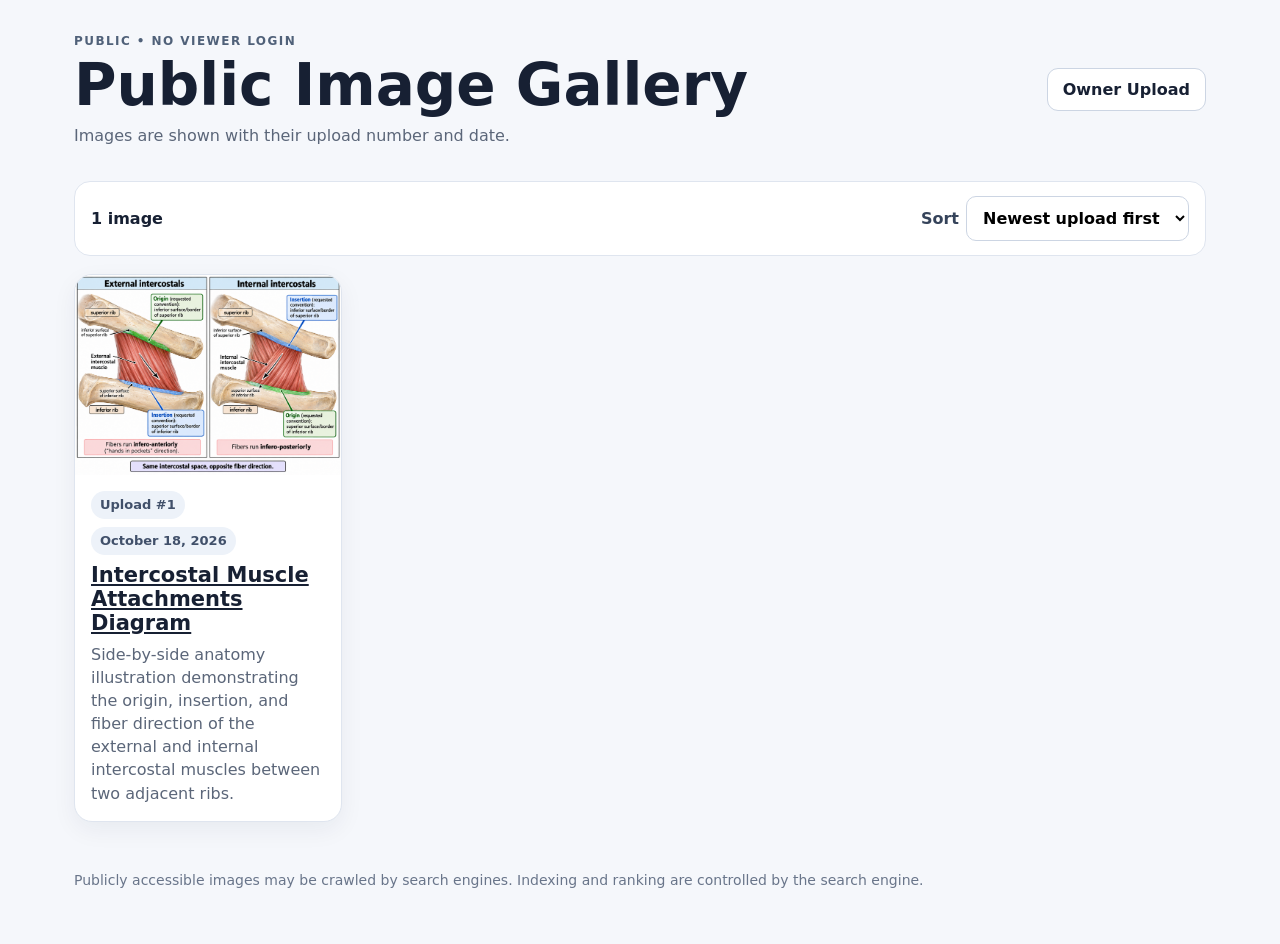
<file: index.html>
<!doctype html>
<html lang="en">
<head>
  <meta charset="utf-8">
  <meta name="viewport" content="width=device-width, initial-scale=1">
  <title>Public Image Gallery</title>
  <meta name="description" content="A public gallery of original images, listed by upload order and date.">
  <meta name="robots" content="index,follow,max-image-preview:large">
  <link rel="stylesheet" href="styles.css">
</head>
<body>
  <header class="site-header">
    <div>
      <p class="eyebrow">PUBLIC • NO VIEWER LOGIN</p>
      <h1>Public Image Gallery</h1>
      <p class="subtitle">Images are shown with their upload number and date.</p>
    </div>
    <a class="button secondary" href="admin.html" rel="nofollow">Owner Upload</a>
  </header>

  <main class="wrap">
    <section class="toolbar" aria-label="Gallery controls">
      <strong id="count">0 images</strong>
      <label>
        Sort
        <select id="sort">
          <option value="newest">Newest upload first</option>
          <option value="oldest">Oldest upload first</option>
        </select>
      </label>
    </section>

    <section id="gallery" class="gallery" aria-live="polite">
      <div class="empty">
        <h2>No images yet</h2>
        <p>The owner can add the first image from the Owner Upload page.</p>
      </div>
    </section>
  </main>

  <footer class="wrap footer">
    <p>Publicly accessible images may be crawled by search engines. Indexing and ranking are controlled by the search engine.</p>
  </footer>

  <script src="app.js" defer></script>
</body>
</html>
</file>
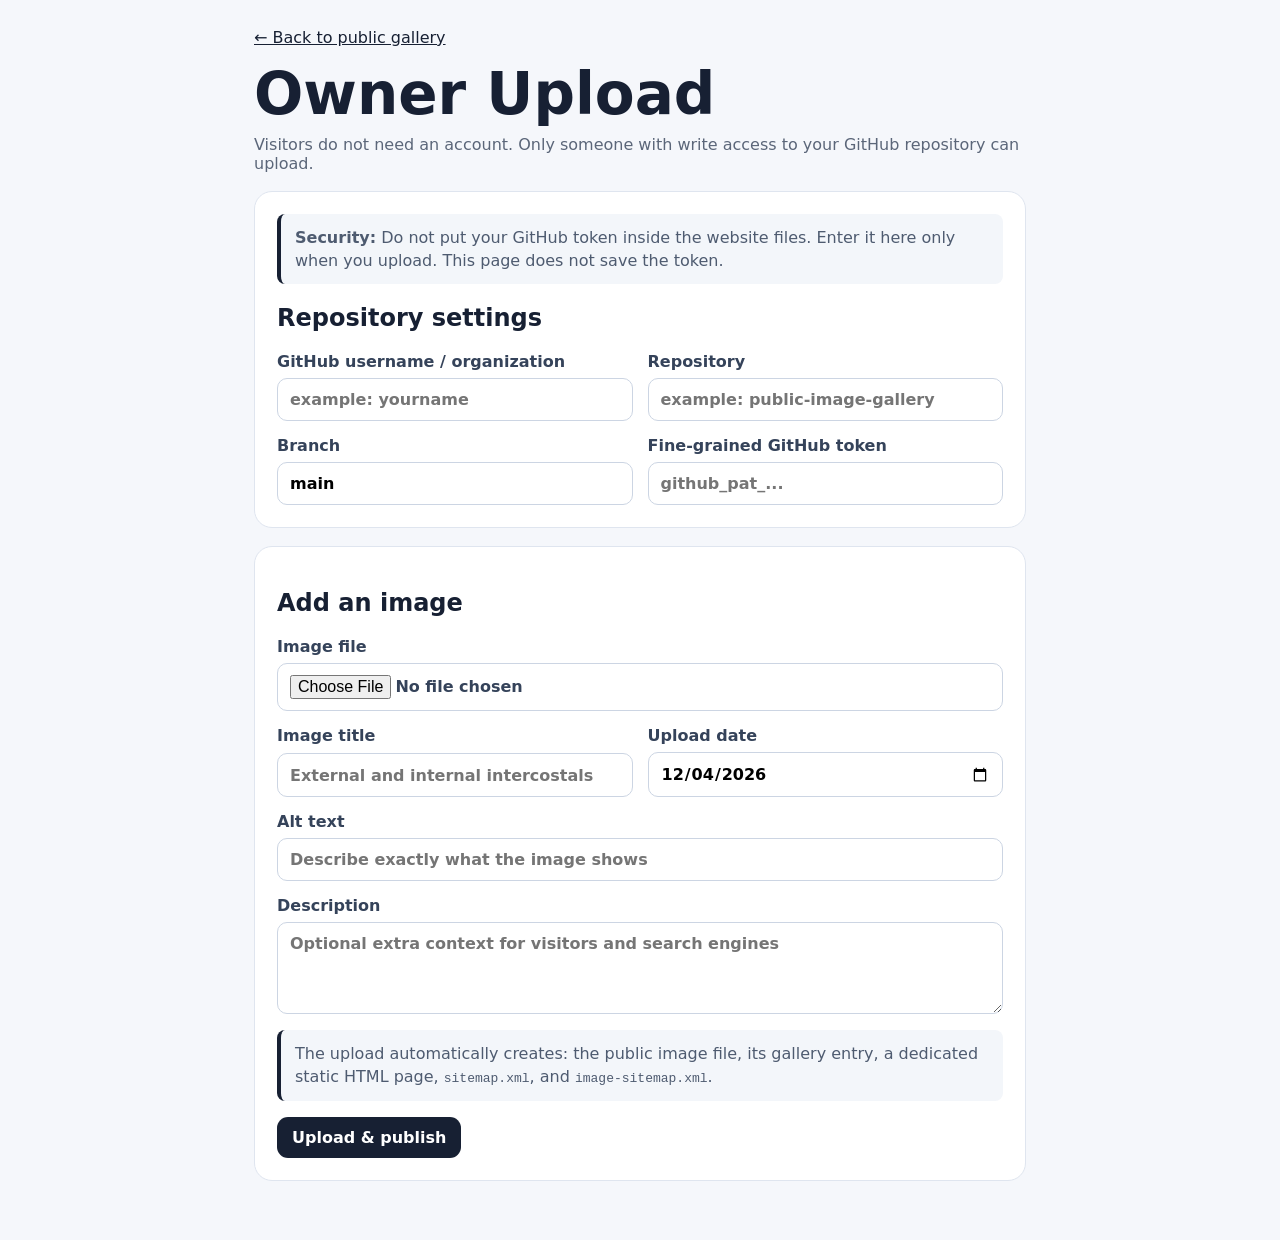
<file: admin.html>
<!doctype html>
<html lang="en">
<head>
  <meta charset="utf-8">
  <meta name="viewport" content="width=device-width, initial-scale=1">
  <title>Owner Upload — Public Image Gallery</title>
  <meta name="robots" content="noindex,nofollow">
  <link rel="stylesheet" href="styles.css">
</head>
<body>
  <main class="admin-shell">
    <a href="index.html">← Back to public gallery</a>
    <h1 style="margin-top:18px">Owner Upload</h1>
    <p class="subtitle">Visitors do not need an account. Only someone with write access to your GitHub repository can upload.</p>

    <div class="panel">
      <div class="note">
        <strong>Security:</strong> Do not put your GitHub token inside the website files.
        Enter it here only when you upload. This page does not save the token.
      </div>

      <h2>Repository settings</h2>
      <div class="grid">
        <label>
          GitHub username / organization
          <input id="owner" autocomplete="off" placeholder="example: yourname">
        </label>
        <label>
          Repository
          <input id="repo" autocomplete="off" placeholder="example: public-image-gallery">
        </label>
        <label>
          Branch
          <input id="branch" autocomplete="off" value="main">
        </label>
        <label>
          Fine-grained GitHub token
          <input id="token" type="password" autocomplete="off" placeholder="github_pat_...">
        </label>
      </div>
    </div>

    <form id="uploadForm" class="panel">
      <h2>Add an image</h2>
      <div class="grid">
        <label class="full">
          Image file
          <input id="file" type="file" accept="image/jpeg,image/png,image/webp,image/gif" required>
          <img id="preview" class="preview" alt="Selected image preview">
        </label>

        <label>
          Image title
          <input id="title" required maxlength="100" placeholder="External and internal intercostals">
        </label>

        <label>
          Upload date
          <input id="date" type="date" required>
        </label>

        <label class="full">
          Alt text
          <input id="alt" required maxlength="180" placeholder="Describe exactly what the image shows">
        </label>

        <label class="full">
          Description
          <textarea id="description" maxlength="500" placeholder="Optional extra context for visitors and search engines"></textarea>
        </label>
      </div>

      <p class="note">
        The upload automatically creates: the public image file, its gallery entry, a dedicated static HTML page,
        <code>sitemap.xml</code>, and <code>image-sitemap.xml</code>.
      </p>

      <button id="submitButton" type="submit">Upload & publish</button>
      <div id="status" class="status" hidden></div>
    </form>
  </main>

  <script src="admin.js" defer></script>
</body>
</html>
</file>
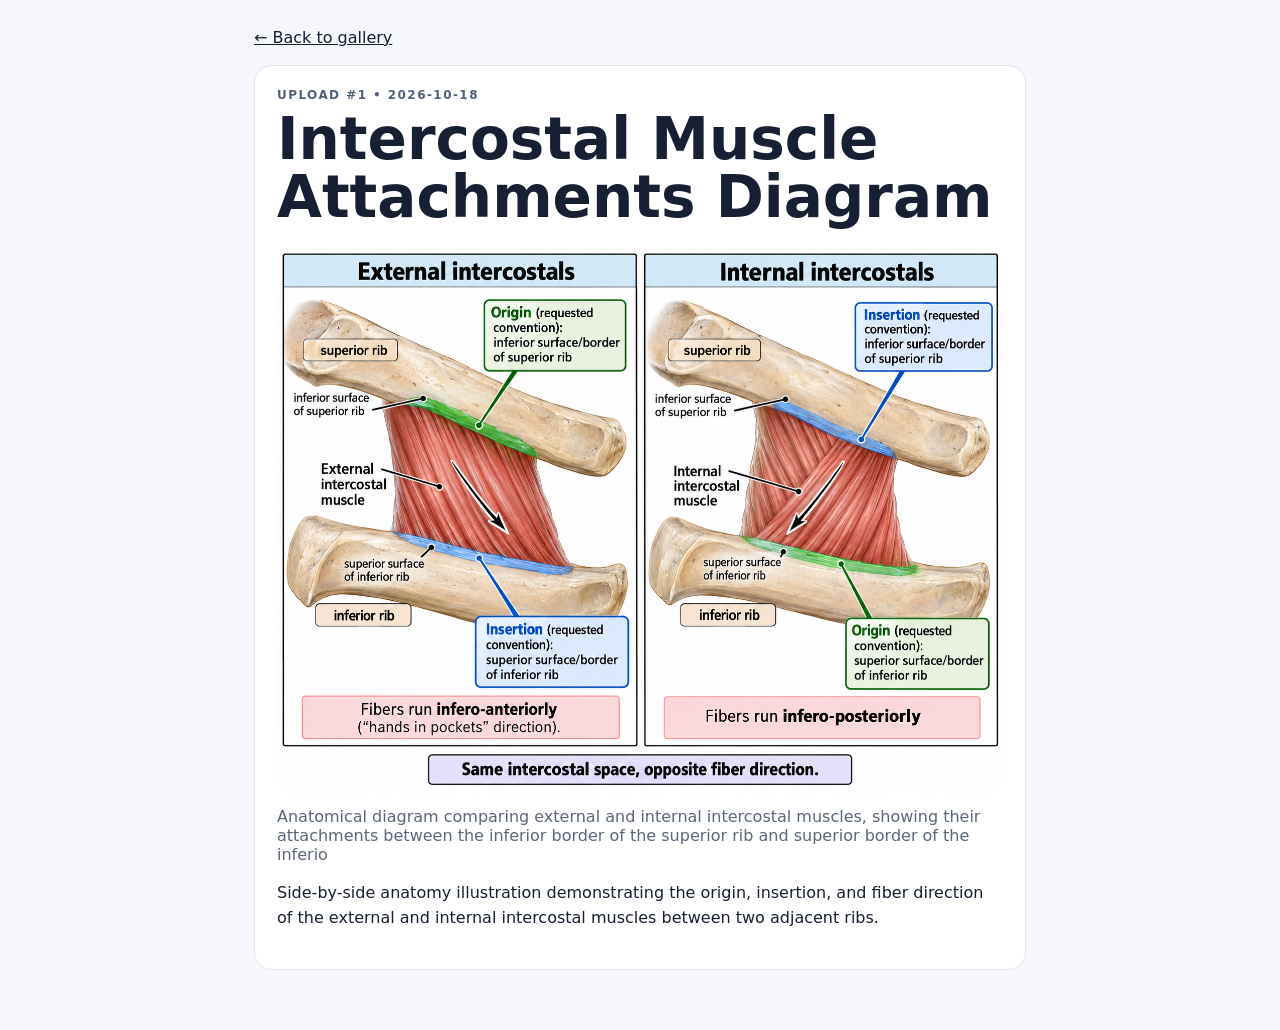
<file: image-pages/0001-intercostal-muscle-attachments-diagram-1792378292123.html>
<!doctype html>
<html lang="en">
<head>
  <meta charset="utf-8">
  <meta name="viewport" content="width=device-width, initial-scale=1">
  <title>Intercostal Muscle Attachments Diagram — Public Image Gallery</title>
  <meta name="description" content="Side-by-side anatomy illustration demonstrating the origin, insertion, and fiber direction of the external and internal intercostal muscles between two adjacent ribs.">
  <meta name="robots" content="index,follow,max-image-preview:large">
  <link rel="canonical" href="https://ropoton200-collab.github.io/public-image-gallery/image-pages/0001-intercostal-muscle-attachments-diagram-1792378292123.html">
  <meta property="og:type" content="article">
  <meta property="og:title" content="Intercostal Muscle Attachments Diagram">
  <meta property="og:description" content="Side-by-side anatomy illustration demonstrating the origin, insertion, and fiber direction of the external and internal intercostal muscles between two adjacent ribs.">
  <meta property="og:image" content="https://ropoton200-collab.github.io/public-image-gallery/images/0001-intercostal-muscle-attachments-diagram-1792378292123.png">
  <meta property="og:url" content="https://ropoton200-collab.github.io/public-image-gallery/image-pages/0001-intercostal-muscle-attachments-diagram-1792378292123.html">
  <link rel="stylesheet" href="../styles.css">
  <script type="application/ld+json">{"@context":"https://schema.org","@type":"ImageObject","name":"Intercostal Muscle Attachments Diagram","description":"Side-by-side anatomy illustration demonstrating the origin, insertion, and fiber direction of the external and internal intercostal muscles between two adjacent ribs.","contentUrl":"https://ropoton200-collab.github.io/public-image-gallery/images/0001-intercostal-muscle-attachments-diagram-1792378292123.png","url":"https://ropoton200-collab.github.io/public-image-gallery/image-pages/0001-intercostal-muscle-attachments-diagram-1792378292123.html","uploadDate":"2026-10-18","caption":"Anatomical diagram comparing external and internal intercostal muscles, showing their attachments between the inferior border of the superior rib and superior border of the inferio"}</script>
</head>
<body>
  <main class="admin-shell">
    <a href="../index.html">← Back to gallery</a>
    <article class="panel">
      <p class="eyebrow">UPLOAD #1 • 2026-10-18</p>
      <h1>Intercostal Muscle Attachments Diagram</h1>
      <figure style="margin:22px 0 0">
        <img src="../images/0001-intercostal-muscle-attachments-diagram-1792378292123.png" alt="Anatomical diagram comparing external and internal intercostal muscles, showing their attachments between the inferior border of the superior rib and superior border of the inferio"
             style="display:block;max-width:100%;height:auto;margin:auto;border-radius:14px">
        <figcaption style="margin-top:14px;color:#5b6679">Anatomical diagram comparing external and internal intercostal muscles, showing their attachments between the inferior border of the superior rib and superior border of the inferio</figcaption>
      </figure>
      <p style="line-height:1.6">Side-by-side anatomy illustration demonstrating the origin, insertion, and fiber direction of the external and internal intercostal muscles between two adjacent ribs.</p>
    </article>
  </main>
</body>
</html>
</file>
<file: styles.css>
* { box-sizing: border-box; }

:root {
  font-family: Inter, ui-sans-serif, system-ui, -apple-system, BlinkMacSystemFont, "Segoe UI", sans-serif;
  color: #172033;
  background: #f5f7fb;
}

body {
  margin: 0;
  min-height: 100vh;
}

a { color: inherit; }

.site-header {
  max-width: 1180px;
  margin: 0 auto;
  padding: 34px 24px 18px;
  display: flex;
  align-items: center;
  justify-content: space-between;
  gap: 24px;
}

.eyebrow {
  margin: 0 0 8px;
  font-size: 12px;
  font-weight: 800;
  letter-spacing: .12em;
  color: #506179;
}

h1 {
  margin: 0;
  font-size: clamp(32px, 6vw, 58px);
  line-height: 1;
}

.subtitle {
  margin: 12px 0 0;
  color: #5b6679;
}

.wrap {
  max-width: 1180px;
  margin: 0 auto;
  padding: 18px 24px;
}

.toolbar {
  display: flex;
  justify-content: space-between;
  align-items: center;
  gap: 16px;
  padding: 14px 16px;
  margin-bottom: 18px;
  border: 1px solid #dfe5ef;
  border-radius: 16px;
  background: #fff;
}

select, input, textarea, button {
  font: inherit;
}

select, input, textarea {
  width: 100%;
  border: 1px solid #ccd5e3;
  border-radius: 10px;
  padding: 11px 12px;
  background: white;
}

textarea { resize: vertical; min-height: 92px; }

label {
  display: grid;
  gap: 7px;
  font-weight: 700;
  color: #35435a;
}

.toolbar label {
  grid-template-columns: auto auto;
  align-items: center;
}

.gallery {
  display: grid;
  grid-template-columns: repeat(auto-fill, minmax(260px, 1fr));
  gap: 20px;
}

.card {
  overflow: hidden;
  border: 1px solid #dfe5ef;
  border-radius: 18px;
  background: #fff;
  box-shadow: 0 8px 24px rgba(20, 35, 60, .06);
}

.image-link {
  display: block;
  aspect-ratio: 4 / 3;
  background: #eef2f7;
  overflow: hidden;
}

.image-link img {
  display: block;
  width: 100%;
  height: 100%;
  object-fit: contain;
}

.card-body { padding: 16px; }

.meta {
  display: flex;
  gap: 8px;
  flex-wrap: wrap;
  margin-bottom: 8px;
}

.pill {
  display: inline-flex;
  align-items: center;
  min-height: 28px;
  padding: 4px 9px;
  border-radius: 999px;
  background: #edf2f9;
  color: #41506a;
  font-size: 13px;
  font-weight: 800;
}

.card h2 {
  margin: 0 0 8px;
  font-size: 21px;
}

.card p {
  margin: 0;
  color: #5b6679;
  line-height: 1.45;
}

.button, button {
  display: inline-flex;
  align-items: center;
  justify-content: center;
  border: 0;
  border-radius: 11px;
  padding: 11px 15px;
  background: #172033;
  color: white;
  font-weight: 800;
  text-decoration: none;
  cursor: pointer;
}

.button.secondary {
  background: white;
  color: #172033;
  border: 1px solid #ccd5e3;
}

button:disabled {
  opacity: .55;
  cursor: wait;
}

.empty {
  grid-column: 1 / -1;
  padding: 60px 20px;
  text-align: center;
  border: 1px dashed #cbd4e1;
  border-radius: 18px;
  color: #5b6679;
  background: rgba(255,255,255,.55);
}

.footer {
  color: #69758a;
  font-size: 14px;
  padding-bottom: 42px;
}

.admin-shell {
  max-width: 820px;
  margin: 0 auto;
  padding: 28px 24px 60px;
}

.panel {
  border: 1px solid #dfe5ef;
  border-radius: 18px;
  background: white;
  padding: 22px;
  margin-top: 18px;
}

.grid {
  display: grid;
  grid-template-columns: repeat(2, minmax(0, 1fr));
  gap: 15px;
}

.full { grid-column: 1 / -1; }

.note {
  border-left: 4px solid #172033;
  padding: 12px 14px;
  background: #f3f6fa;
  border-radius: 8px;
  line-height: 1.45;
  color: #4e5b70;
}

.status {
  margin-top: 14px;
  padding: 12px 14px;
  border-radius: 10px;
  background: #f3f6fa;
  white-space: pre-wrap;
}

.status.ok { background: #e9f8ef; }
.status.error { background: #fdecec; }

.preview {
  max-height: 300px;
  max-width: 100%;
  display: none;
  margin-top: 10px;
  border: 1px solid #dfe5ef;
  border-radius: 12px;
}

@media (max-width: 700px) {
  .site-header { align-items: flex-start; flex-direction: column; }
  .toolbar { align-items: stretch; flex-direction: column; }
  .toolbar label { grid-template-columns: 1fr; }
  .grid { grid-template-columns: 1fr; }
}
</file>
